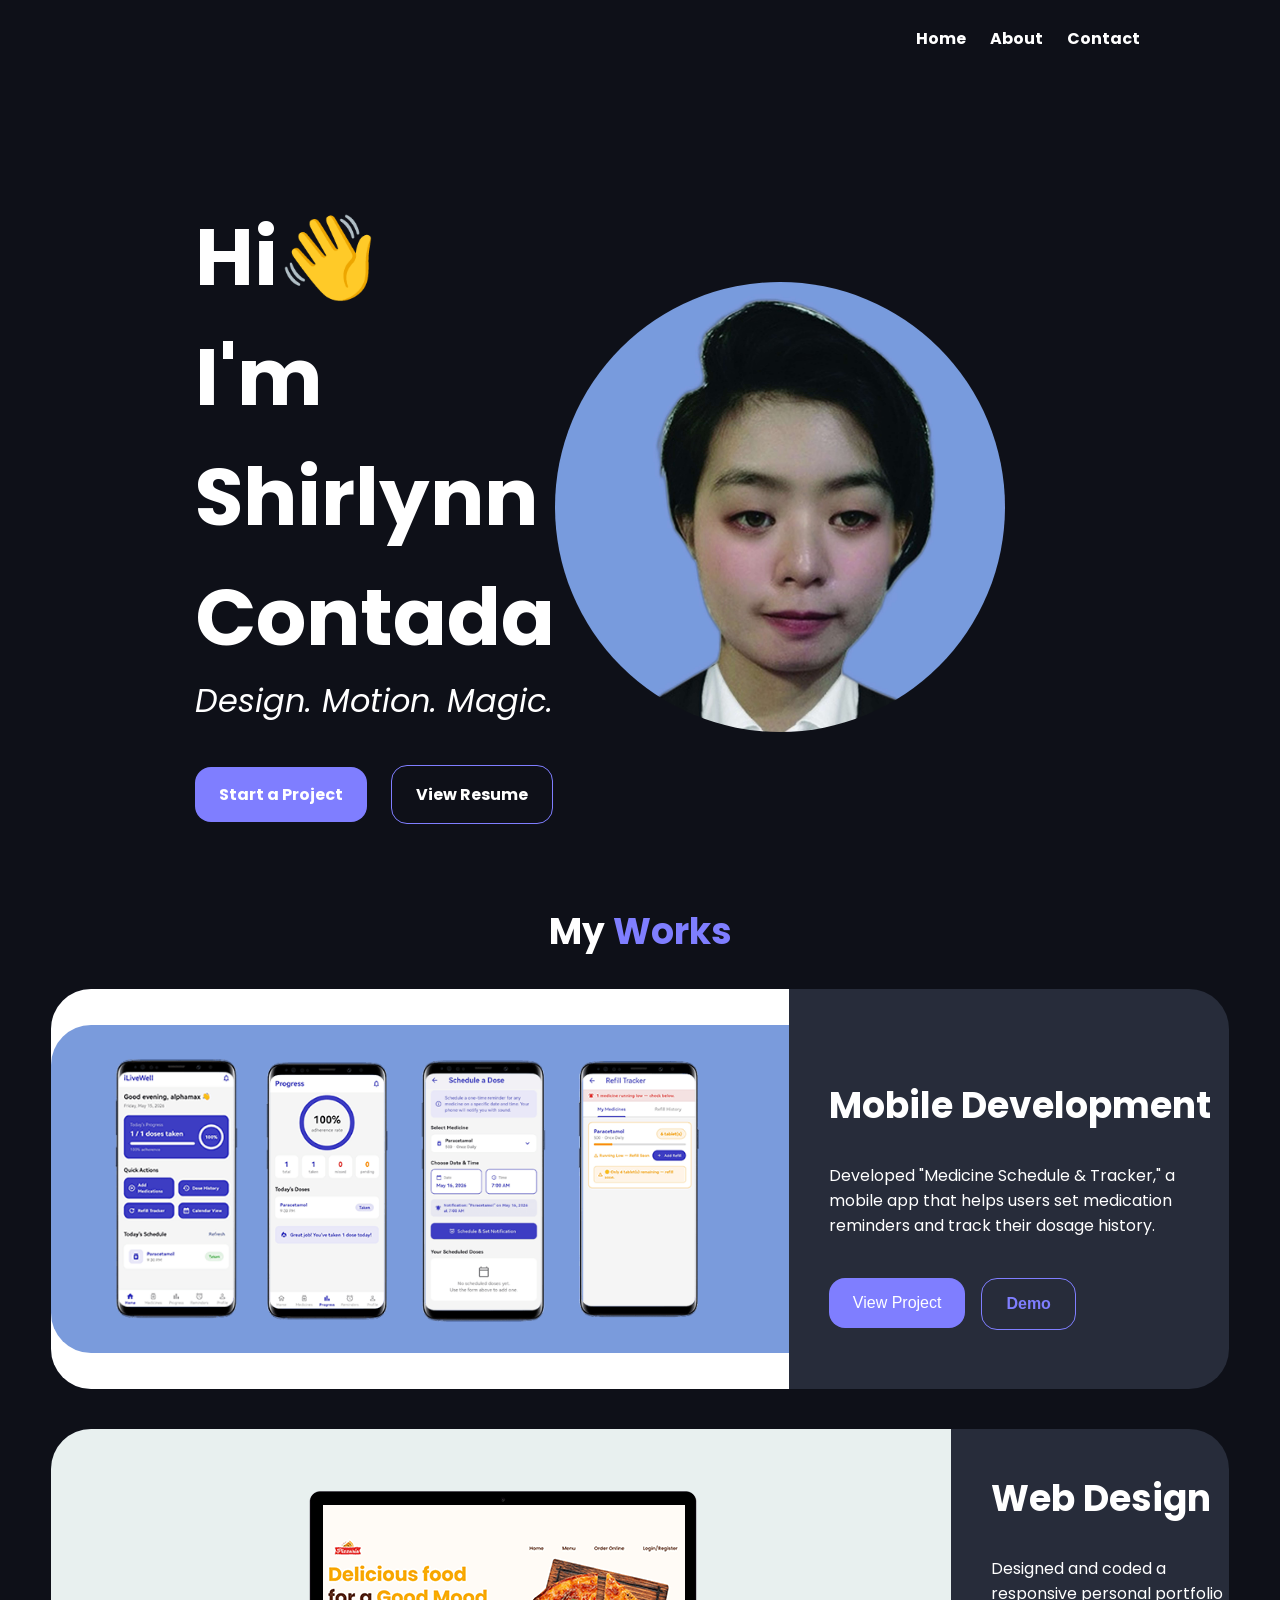
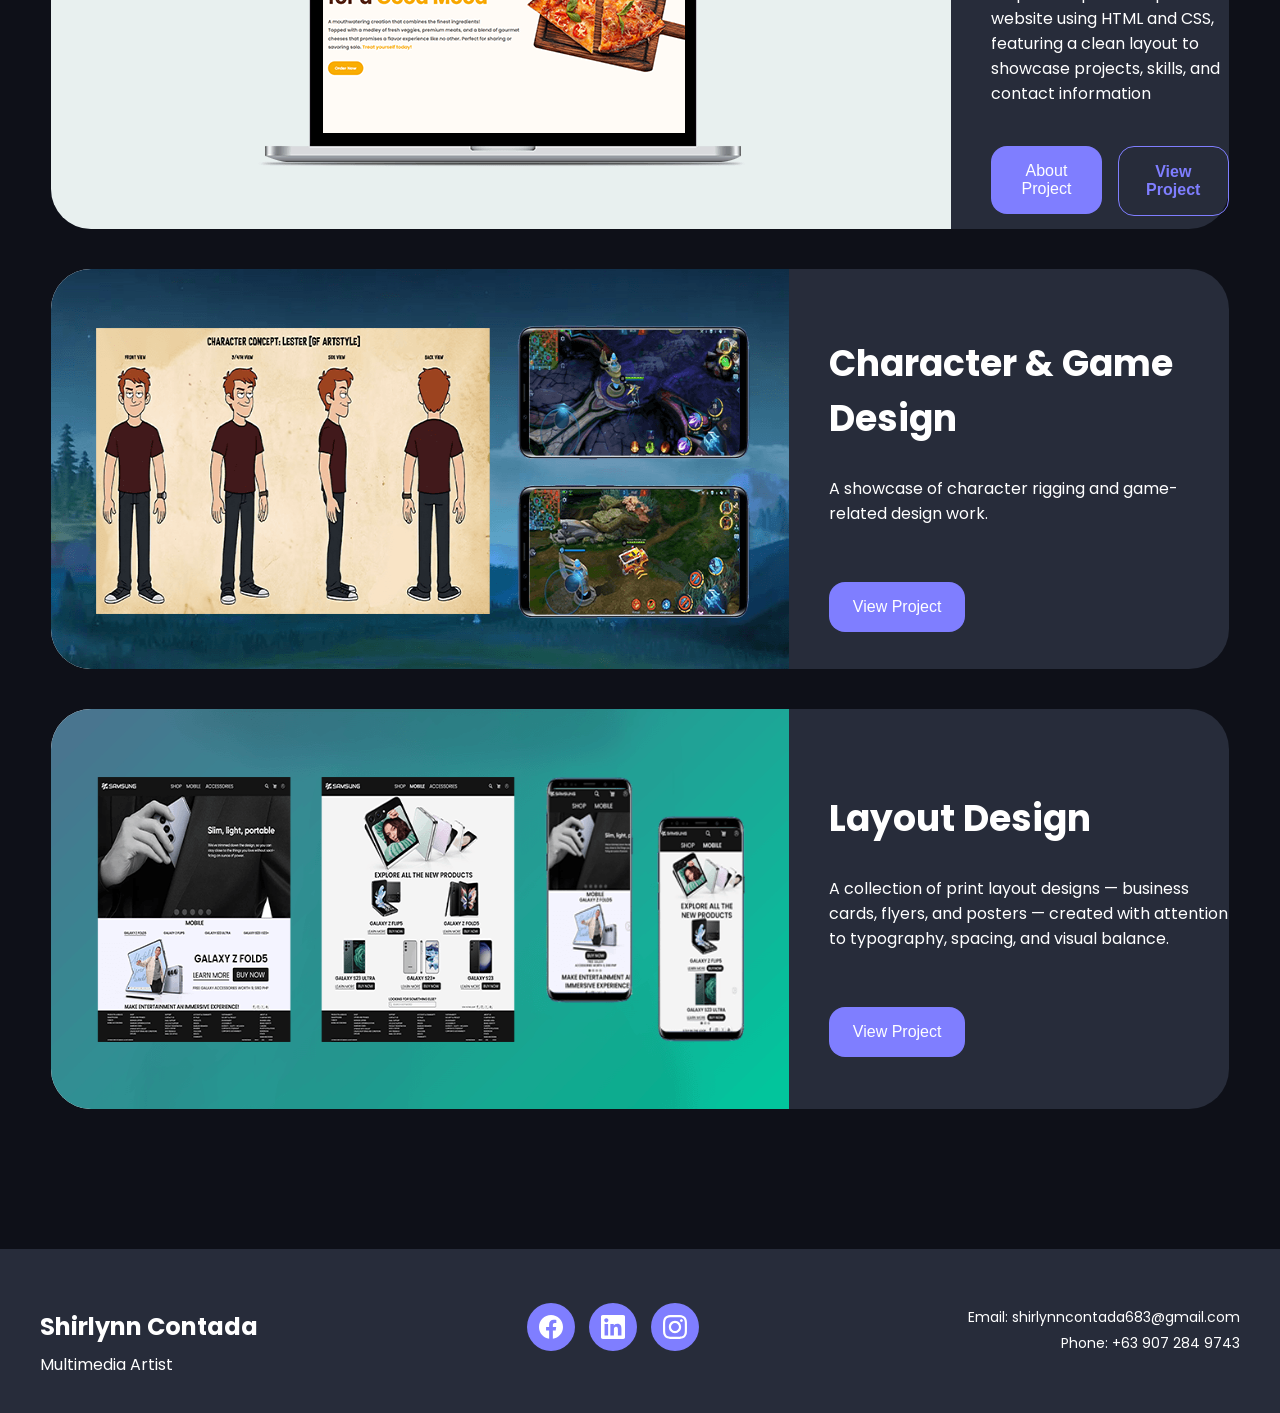
<file: index.html>
<!DOCTYPE html>
<html lang="en">
  <head>
    <meta charset="UTF-8" />
    <meta name="viewport" content="width=device-width, initial-scale=1.0" />
    <meta name="description" content="Shirlynn Contada — Multimedia Artist portfolio featuring mobile app development, web design, character & game design, and print layout work." />
    <meta property="og:title" content="Shirlynn Contada — Portfolio" />
    <meta property="og:description" content="Multimedia Artist portfolio featuring mobile app development, web design, character & game design, and print layout work." />
    <meta property="og:image" content="Assets/id_photo_30.44cm_7a9bdc.jpg" />
    <meta property="og:type" content="website" />
	  <link href="Assets/favicon.png" rel="shortcut icon"/>
    <title>Shirlynn Contada — Portfolio</title>
    <link rel="stylesheet" href="styles.css" />
    <link
      rel="stylesheet"
      href="https://fonts.googleapis.com/css?family=Poppins:400,700&display=swap"
    />
  </head>
  <body>
    <nav>
      <ul>
        <li><a href="#Home">Home</a></li>
        <li><a href="About-Me.html">About</a></li>
        <li><a href="contact.html">Contact</a></li>
      </ul>
    </nav>
    <div class="header-container">
      <div class="text-container">
        <h1>Hi👋</h1>
        <h2>I'm Shirlynn Contada</h2>
        <p>Design. Motion. Magic.</p>
        <div class="button-container">
          <div><a href="#"class="start-project-btn">Start a Project</a></div>
          <div><a class="view-resume-btn" href="https://drive.google.com/file/d/1Bqo8zhx9ot5y_7irp8OkVXFA_x4LDYqI/view?usp=sharing" target="_blank">View Resume</a></div>
        </div>
      </div>
      <div class="image-container">
        <img class="circle-image" src="Assets/id_photo_30.44cm_7a9bdc.jpg" alt="Portrait of Shirlynn Contada" />
      </div>
    </div>

    <section class="my-works">
      <div>
        <h1>My <span class="highlight">Works</span></h1>
      </div>
      <div class="portfolio-container">
        <div class="portfolio-image-container">
          <img class="sample" src="Assets/mb.png" alt="Medicine Schedule and Tracker mobile app screens" />
        </div>
        <div class="portfolio-text-container">
          <h1>Mobile Development</h1>
          <p>
            Developed "Medicine Schedule & Tracker," a mobile app that helps users set 
            medication reminders and track their dosage history.
          </p>
          <div class="btn-group">
            <a href="https://drive.google.com/file/d/18wLi2w79XmQj59EPmDablpcHYyC6p4j_/view?usp=sharing" target="_blank">
              <button class="view-project-btn">View Project</button>
            </a>
            <a href="https://drive.google.com/drive/folders/16_g_cOpP0Crbtm2hhT0RyYLy7d_DCAD7?usp=sharing" target="_blank">
              <button class="drive-btn">Demo</button>
            </a>
          </div>
        </div>
      </div>
      <div class="portfolio-container">
        <img class="portfolio-image-container" src="Assets/quadweb.png" alt="Responsive personal portfolio web design preview" />
        <div class="portfolio-text-container">
          <h1>Web Design</h1>
          <p>Designed and coded a responsive personal portfolio website using HTML and CSS, featuring a clean layout to showcase projects, skills, and contact information</p>
          <div class="btn-group">
            <a href="https://drive.google.com/file/d/1dr1S0gni9NRY0C0hikrrE48Gv1UHt706/view?usp=sharing" target="_blank">
              <button class="view-project-btn">About Project</button>
            </a>
            <a href="https://drive.google.com/drive/folders/1Du9_Nhkys18lclBSU18OFxvRvkijJcAt?usp=sharing" target="_blank">
              <button class="drive-btn">View Project</button>
            </a>
          </div>
        </div>
      </div>
      <div class="portfolio-container">
        <div class="portfolio-image-container">
          <img class="portfolio-image-container" src="Assets/mm.png" alt="Character rigging and game design showcase" />
        </div>
        <div class="portfolio-text-container">
          <h1>Character & Game Design</h1>
          <p>A showcase of character rigging and game-related design work.</p>
          <a href="https://drive.google.com/file/d/10UczU9cTG35XnCA5Krkbezks9tT-rwiG/view?usp=sharing" target="_blank">
          <button class="view-project-btn">View Project</button>
          </a>
        </div>
      </div>
            <div class="portfolio-container">
        <div class="portfolio-image-container">
          <img class="portfolio-image-container" src="Assets/layout.png" alt="Print layout designs including business cards, flyers, and posters" />
        </div>
        <div class="portfolio-text-container">
          <h1>Layout Design</h1>
          <p>A collection of print layout designs — business cards, flyers, and posters — created with attention to typography, spacing, and visual balance.</p>
          <a href="https://drive.google.com/file/d/1ZkHACCgRJqUocCGqabyDkDYiHVRzXAqR/view?usp=sharing" target="_blank">        
          <button class="view-project-btn">View Project</button>
          </a> 
        </div>
      </div>
    </section>
    <footer>
      <div class="footer-content">
        <div class="name">
          <h3>Shirlynn Contada</h3>
          <p>Multimedia Artist</p>
        </div>
        <div class="social-icons">
          <a href="#" target="_blank"
            ><img src="Assets/fb-icon.svg" alt="Facebook"
          /></a>
          <a href="#" target="_blank"
            ><img src="Assets/ln-icon.svg" alt="LinkedIn"
          /></a>
          <a href="#" target="_blank"
            ><img src="Assets/ig-icon.svg" alt="Instagram"
          /></a>
        </div>
        <div class="contact-info">
          <div class="email">Email: shirlynncontada683@gmail.com</div>
          <div class="phone">Phone: +63 907 284 9743</div>
        </div>
      </div>
    </footer>
    <button id="scrollToTopBtn" title="Go to top">↑</button>

<script>
  const scrollToTopBtn = document.getElementById("scrollToTopBtn");

  window.addEventListener("scroll", () => {
    scrollToTopBtn.style.display = window.scrollY > 300 ? "block" : "none";
  });

  scrollToTopBtn.addEventListener("click", () => {
    window.scrollTo({
      top: 0,
      behavior: "smooth"
    });
  });
</script>

  </body>
</html>
</file>
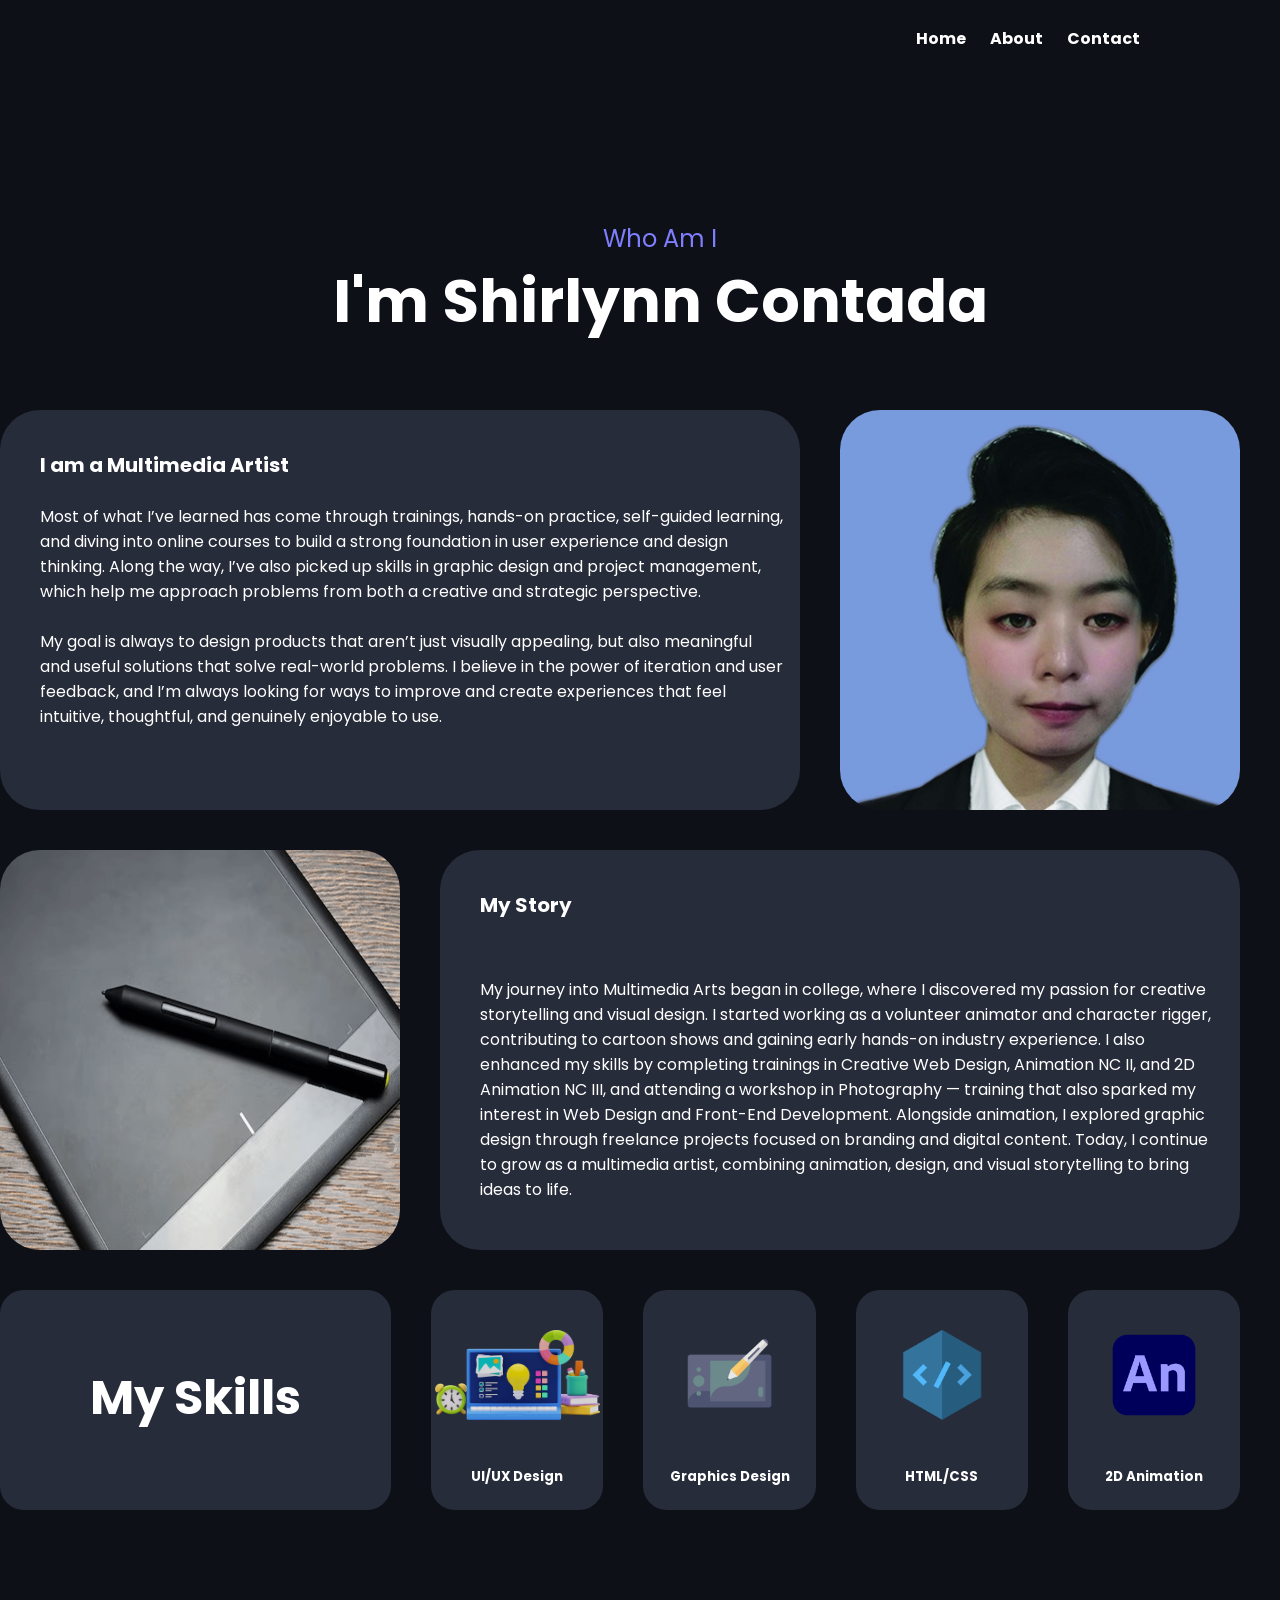
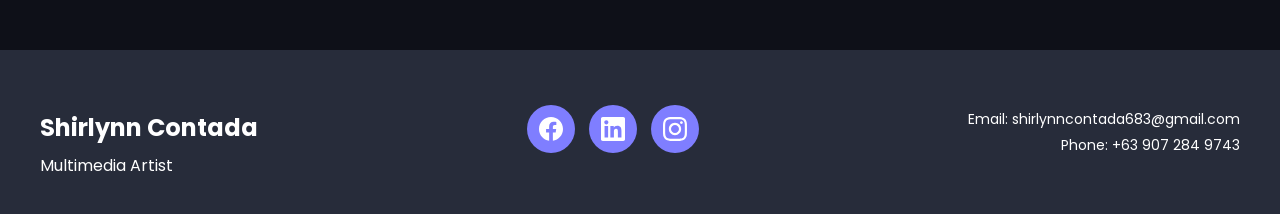
<file: About-Me.html>
<!DOCTYPE html>
<html lang="en">
  <head>
    <meta charset="UTF-8" />
    <meta name="viewport" content="width=device-width, initial-scale=1.0" />
    <link href="Assets/favicon.png" rel="shortcut icon"/>
    <title>About Me</title>
    <link rel="stylesheet" href="styles.css" />
    <link
      rel="stylesheet"
      href="https://fonts.googleapis.com/css?family=Poppins:400,700&display=swap"
    />
  </head>
  <body>
    <nav>
      <ul>
        <li><a href="index.html">Home</a></li>
        <li><a href="About-Me.html">About</a></li>
        <li><a href="#">Contact</a></li>
      </ul>
    </nav>
    <div class="header-container">
      <div class="header-text">
        <p>Who Am I</p>
        <h1 class="about-text">I'm Shirlynn Contada</h1>
      </div>
    </div>
    <section>
      <div class="intro-container">
        <div class="intro-text">
          <h2>I am a Multimedia Artist</h2>
          <p> 
            Most of what I’ve learned has come through trainings, hands-on practice, self-guided learning, and diving 
            into online courses to build a strong foundation in user experience and design thinking. Along the 
            way, I’ve also picked up skills in graphic design and project management, which help me approach 
            problems from both a creative and strategic perspective.<br><br>
            My goal is always to design products that aren’t just visually appealing, but also meaningful 
            and useful solutions that solve real-world problems. I believe in the power of iteration and 
            user feedback, and I’m always looking for ways to improve and create experiences that feel intuitive, 
            thoughtful, and genuinely enjoyable to use.
          </p>
        </div>
        <img class="about-image" src="Assets\id_photo_30.44cm_7a9bdc.jpg" />
      </div>
      <div class="intro-container">
        <img class="about-image" src="Assets\proto.png" />
        <div class="intro-text">
          <h2>My Story</h2><br>
          <p>
            My journey into Multimedia Arts began in college, where I discovered my passion for creative 
            storytelling and visual design. I started working as a volunteer animator and character rigger, contributing to cartoon shows and gaining early hands-on 
            industry experience. I also enhanced my skills by completing trainings in Creative Web Design, 
            Animation NC II, and 2D Animation NC III, and attending a workshop in Photography — training that also sparked my interest in Web Design and Front-End Development. Alongside animation, I 
            explored graphic design through freelance projects focused on branding and digital content. 
            Today, I continue to grow as a multimedia artist, combining animation, design, and visual 
            storytelling to bring ideas to life.
          </p>
        </div>
      </div>
      </div>
      <div class="skills-container">
 
        <div class="skills-box-main">
		  <h3 class="h3-skills">My Skills</h3>
		  </div>
        <div class="skills-box">
			<img src="Assets/ui_icon.png" class="skills-icon">
			<h5 class="skills-text">UI/UX Design</h5>
		  </div>
        <div class="skills-box">
			<img src="Assets/bd_icon.png" class="skills-icon">
			<h5 class="skills-text">Graphics Design</h5>
		  </div>
		<div class="skills-box">
			<img src="Assets/coding.png" class="skills-icon">
			<h5 class="skills-text">HTML/CSS</h5>
		  </div>
      <div class="skills-box">
        <img src="Assets/adobe-animate-logo.png" class="skills-icon">
        <h5 class="skills-text">2D Animation</h5>
        </div>
      </div>
    </section>
	  <footer>
	   <div class="footer-content">
        <div class="name">
          <h3>Shirlynn Contada</h3>
          <p>Multimedia Artist</p>
        </div>
        <div class="social-icons">
          <a href="#" target="_blank"
            ><img src="Assets\fb-icon.svg" alt="Facebook"
          /></a>
          <a href="#" target="_blank"
            ><img src="Assets\ln-icon.svg" alt="LinkedIn"
          /></a>
          <a href="#" target="_blank"
            ><img src="Assets\ig-icon.svg" alt="Instagram"
          /></a>
        </div>
        <div class="contact-info">
          <div class="email">Email: shirlynncontada683@gmail.com</div>
          <div class="phone">Phone: +63 907 284 9743</div>
        </div>
      </div>
    </footer>
    <button id="scrollToTopBtn" title="Go to top">↑</button>

<script>
  const scrollToTopBtn = document.getElementById("scrollToTopBtn");

  window.addEventListener("scroll", () => {
    scrollToTopBtn.style.display = window.scrollY > 300 ? "block" : "none";
  });

  scrollToTopBtn.addEventListener("click", () => {
    window.scrollTo({
      top: 0,
      behavior: "smooth"
    });
  });
</script>

  </body>
</html>
</file>
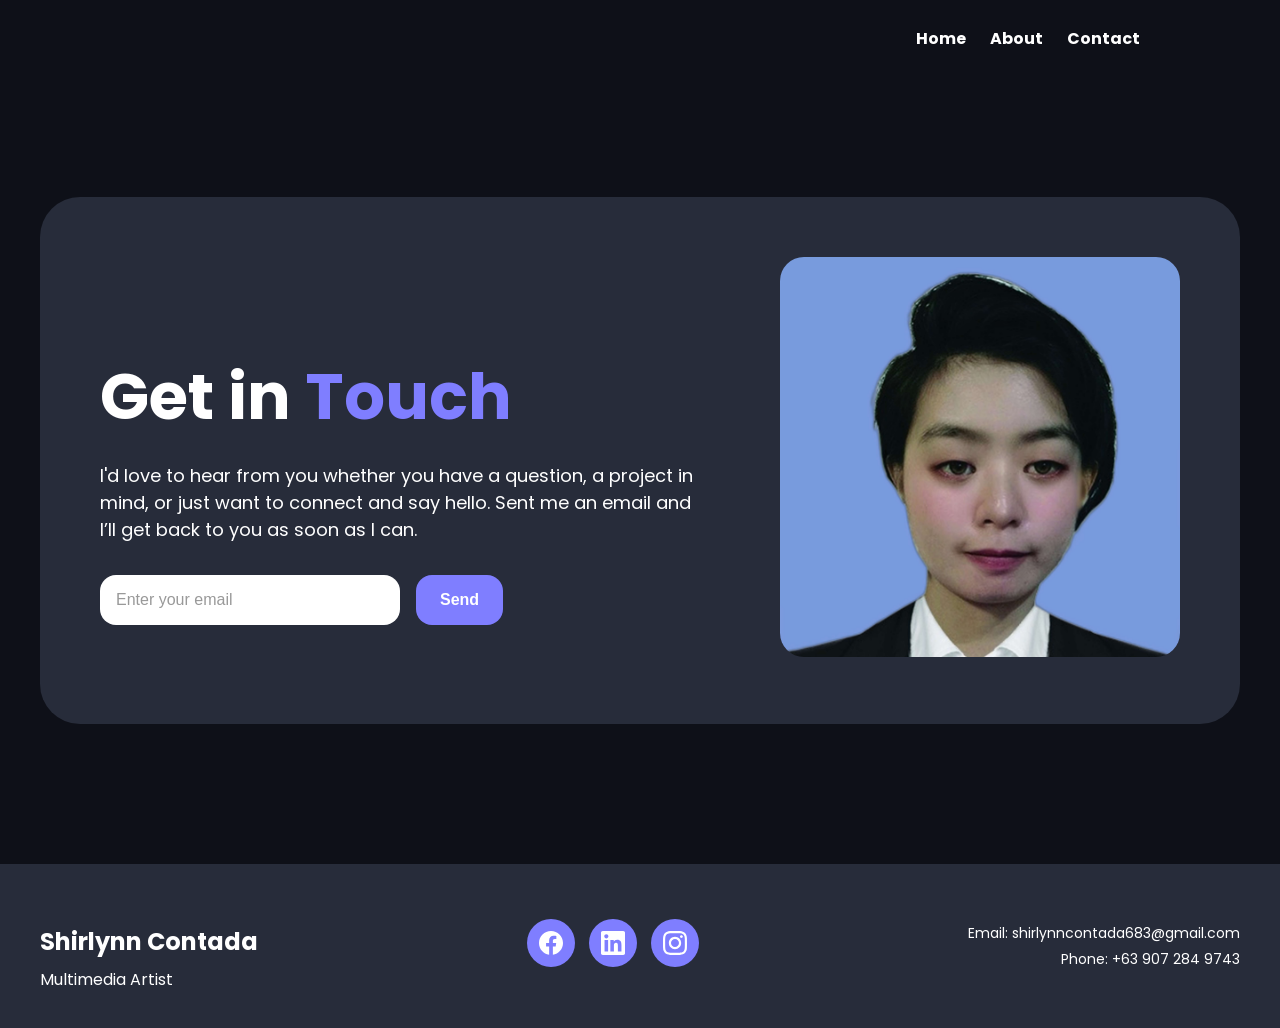
<file: contact.html>
<!DOCTYPE html>
<html lang="en">
  <head>
    <meta charset="UTF-8" />
    <meta name="viewport" content="width=device-width, initial-scale=1.0" />
    <link href="Assets/favicon.png" rel="shortcut icon"/>
    <title>Contact</title>
    <link rel="stylesheet" href="styles.css" />
    <link
      rel="stylesheet"
      href="https://fonts.googleapis.com/css?family=Poppins:400,700&display=swap"
    />
  </head>
  <body>
    <nav>
      <ul>
        <li><a href="index.html">Home</a></li>
        <li><a href="About-Me.html">About</a></li>
        <li><a href="contact.html">Contact</a></li>
      </ul>
    </nav>

    <section class="contact-section">
      <div class="contact-container">
        <div class="contact-text">
          <h1>Get in <span class="highlight">Touch</span></h1>
          <p>I'd love to hear from you whether you have a question, a project in mind, or just want to connect 
            and say hello. Sent me an email and I’ll get back to you as soon as I can.</p>
          <form class="contact-form">
            <input
              type="email"
              placeholder="Enter your email"
              class="email-input"
              required
            />
            <button type="submit" class="start-project-btn">Send</button>
          </form>
        </div>
        <div class="contact-image">
          <img src="Assets/id_photo_30.44cm_7a9bdc.jpg" alt="Contact Illustration" />
        </div>
      </div>
    </section>

    <footer>
      <div class="footer-content">
        <div class="name">
          <h3>Shirlynn Contada</h3>
          <p>Multimedia Artist</p>
        </div>
        <div class="social-icons">
          <a href="#" target="_blank"><img src="Assets/fb-icon.svg" alt="Facebook" /></a>
          <a href="#" target="_blank"><img src="Assets/ln-icon.svg" alt="LinkedIn" /></a>
          <a href="#" target="_blank"><img src="Assets/ig-icon.svg" alt="Instagram" /></a>
        </div>
        <div class="contact-info">
          <div class="email">Email: shirlynncontada683@gmail.com</div>
          <div class="phone">Phone: +63 907 284 9743</div>
        </div>
      </div>
    </footer>
    <button id="scrollToTopBtn" title="Go to top">↑</button>

    <script>
        const scrollToTopBtn = document.getElementById("scrollToTopBtn");
      
        window.addEventListener("scroll", () => {
          scrollToTopBtn.style.display = window.scrollY > 300 ? "block" : "none";
        });
      
        scrollToTopBtn.addEventListener("click", () => {
          window.scrollTo({
            top: 0,
            behavior: "smooth"
          });
        });
      </script>
  </body>
</html>
</file>
<file: styles.css>
body {
  margin: 0;
  font-family: poppins;
  background-color: #0e1018;
}

nav {
  display: flex;
  justify-content: flex-end;
  background-color: #0e1018;
  padding: 10px 20px;
}

nav ul {
  list-style: none;
  margin-right: 120px;
  padding: 0;
}
nav li {
  display: inline-block;
  margin-left: 20px;
}
nav li a {
  text-decoration: none;
  color: white;
  font-size: 16px;
  font-weight: bold;
}

.header-container {
  display: flex;
  margin: 120px 80px 24px 120px;
  text-align: left;
  justify-content: center;
  align-items: center;
  color: white;
}
.header-text {
  text-align: center;
}
.header-text h1 {
  text-align: center;
  font-size: 60px;
  margin-top: 0px;
}
.header-text p {
  text-align: center;
  font-size: 24px;
  margin-bottom: 0px;
  color: #7f7eff;
}
.text-container {
  max-width: 1140px;
  display: flex;
  width: 80%;
  margin-right: auto;
  margin-left: auto;
  flex-direction: column;
}
.text-container h1 {
  color: white;
  font-size: 80px;
  margin: 0 0 0 80px;
}
.text-container h2 {
  font-size: 80px;
  font-weight: bold;
  color: white;
  margin: 0 0 0 80px;
}
.text-container p {
  font-size: 32px;
  color: white;
  margin: 0 0 0 80px;
  font-style: italic;
}
.image-container {
  justify-content: right;
}
.circle-image {
  border-radius: 400px;
  max-height: 450px;
  max-width: 450px;
  margin-right: 200px;
}
.button-container {
  display: flex;
  align-items: center; 
  margin: 40px 0 0 80px;
}

.start-project-btn {
  background-color: #7f7eff;
  color: white;
  padding: 16px 24px;
  font-size: 16px;
  border: none;
  border-radius: 16px;
  cursor: pointer;
  font-weight: bold;
  margin-right: 24px;
  text-decoration: none;
}

.start-project-btn:hover {
  background-color: white;
  color: #7f7eff;
}

.view-resume-btn {
  display: inline-block; 
  background-color: #0e1018;
  border: 1px solid #7f7eff;
  color: white;
  padding: 16px 24px;
  font-size: 16px;
  border-radius: 16px;
  cursor: pointer;
  font-weight: bold;
  text-decoration: none;
}

.view-resume-btn:hover {
  background-color: white;
  color: #7f7eff;
}
.highlight {
  color: #7f7eff;
}
.my-works {
  text-align: center;
  color: white;
  font-size: 24px;
  margin: 80px 0 24px 0;
}
.portfolio-container {
  display: flex;
  justify-content: left;
  align-items: center;
  background-color: #272c3a;
  height: 400px;
  width: 1400px;
  border-radius: 40px;
  margin: 0 auto;
  margin-bottom: 40px;
}
.portfolio-image-container {
  display: flex;
  justify-content: flex-start;
  align-items: center;
  background-color: white;
  height: 400px;
  width: 900px;
  border-top-left-radius: 40px;
  border-bottom-left-radius: 40px;
}
.sample {
  border-top-left-radius: 40px;
  border-bottom-left-radius: 40px;
}
.quadweb {
  border-top-left-radius: 40px;
  border-bottom-left-radius: 40px;
}
.portfolio-text-container {
  text-align: left;
  margin-left: 40px;
  max-width: 400px;
}
.portfolio-text-container p {
  font-size: 16px;
}
.view-project-btn {
  background-color: #7f7eff;
  color: white;
  padding: 16px 24px;
  font-size: 16px;
  border: none;
  border-radius: 16px;
  cursor: pointer;
  font-style: bold;
  margin-top: 40px;
}

.intro-container {
  display: flex;
  justify-content: center;
  margin-bottom: 40px;
}


.intro-text {
  background-color: #272c3a;
  width: 800px;
  height: 400px;
  border-radius: 40px;
  margin-right: 40px;
}
.intro-text:hover {
  background-color: #3e4458;
}
.intro-text2 {
  background-color: #272c3a;
  width: 800px;
  height: 600px;
  border-radius: 40px;
  margin-right: 40px;
}
.intro-image {
  background-color: white;
  width: 400px;
  height: 400px;
  border-radius: 40px;
}
.intro-image-2 {
  background-color: white;
  width: 400px;
  height: 400px;
  border-radius: 40px;
  margin-right: 40px;
}
footer {
  background-color: #272c3a;
  padding: 20px;
  text-align: center;
  margin-top: 140px;
}

.footer-content {
  display: flex;
  align-items: center;
  justify-content: space-between;
  max-width: 1200px;
  margin: 0 auto;
}

.name {
  text-align: left;
  color: white;
  margin-top: 16px;
}
.name h3 {
  font-size: 24px;
  font-weight: bold;
  margin-bottom: 4px;
}
.name p {
  font-size: 16px;
  margin-top: 8px;
}

.social-icons img {
  width: 48px;
  height: 48px;
  margin: 0 5px;
}

.contact-info {
  text-align: right;
  font-size: 14px;
  color: white;
}

.email,
.phone {
  margin: 5px 0;
}

.intro-text h2 {
  color: white;
  font-size: 20px;
  margin: 40px 16px 8px 40px;
}
.intro-text p {
  color: white;
  font-size: 16px;
  margin: 24px 16px 8px 40px;
}
.about-image {
  border-radius: 40px;
  width: 400px;
  height: 400px;
  margin-right: 40px;
}

.skills-container {
  display: flex;
  justify-content: center;
  max-width: 1300px; 
margin:0 auto;
}

.skills-box-main {
	width: 500px;
  height: 220px;
  background-color: #272c3a;
	margin-right: 40px;
  text-align: center;
  border-radius: 24px;
}
.skills-box-main:hover {
  background-color: #3e4458;
}
.skills-box {
  width: 220px; 
  height: 220px; 
  background-color: #272c3a;
	margin-right: 40px;
  text-align: center;
  border-radius: 24px;
}
.skills-box:hover {
  background-color: #3e4458;
}
.h3-skills {
	color:white;
	font-size: 48px;
	margin-top: 72px;
}
.skills-text {
	color:white;
	margin-top:40px;
}
.skills-icon {
	margin-top: 40px;
	height:90px;
	width:auto;
}

#scrollToTopBtn {
  position: fixed;
  bottom: 40px;
  right: 40px;
  z-index: 1000;
  font-size: 20px;
  background-color: #7f7eff;
  color: white;
  border: none;
  border-radius: 50%;
  width: 50px;
  height: 50px;
  cursor: pointer;
  display: none;
  box-shadow: 0 4px 10px rgba(0,0,0,0.4);
  transition: background-color 0.3s ease, transform 0.2s ease;
}

#scrollToTopBtn:hover {
  background-color: white;
  color: #7f7eff;
  transform: scale(1.1);
}

.contact-section {
  margin: 120px auto;
  max-width: 1200px;
  color: white;
}

.contact-container {
  display: flex;
  justify-content: space-between;
  align-items: center;
  background-color: #272c3a;
  padding: 60px;
  border-radius: 40px;
}

.contact-text {
  max-width: 600px;
}

.contact-text h1 {
  font-size: 64px;
  margin-bottom: 16px;
}

.contact-text p {
  font-size: 18px;
  margin-bottom: 32px;
}

.contact-form {
  display: flex;
  gap: 16px;
  flex-wrap: wrap;
}

.email-input {
  padding: 16px;
  border-radius: 16px;
  border: none;
  font-size: 16px;
  width: 300px;
  background-color: white;
  color: #0e1018;
}

.email-input::placeholder {
  color: #999;
}

.contact-image img {
  max-width: 400px;
  height: auto;
  border-radius: 24px;
}

@keyframes fadeIn {
  from {
    opacity: 0;
    transform: translateY(20px);
  }
  to {
    opacity: 1;
    transform: translateY(0);
  }
}

.header-text,
.contact-text h1,
.text-container h1,
.text-container h2,
.text-container p {
  animation: fadeIn 1s ease-in-out;
}

@keyframes fadeIn {
  from {
    opacity: 0;
    transform: translateY(20px);
  }
  to {
    opacity: 1;
    transform: translateY(0);
  }
}

.header-text,
.contact-text h1,
.text-container h1,
.text-container h2,
.text-container p {
  animation: fadeIn 1s ease-in-out;
}

.skills-box-main,
.skills-box {
  animation: fadeIn 1s ease-in-out;
}

@keyframes fadeIn {
  from {
    opacity: 0;
    transform: translateY(20px);
  }
  to {
    opacity: 1;
    transform: translateY(0);
  }
}

.portfolio-container:hover {
  background-color: #3e4458;
  transform: scale(0.95); 
  transition: background-color 0.3s ease, transform 0.3s ease; 
}

.portfolio-container {
  transition: transform 0.3s ease; 
}

.view-project-btn {
  background-color: #7f7eff;
  color: white;
  padding: 16px 24px;
  font-size: 16px;
  border: none;
  border-radius: 16px;
  cursor: pointer;
  font-style: bold;
  margin-top: 40px;
  transition: background-color 0.3s ease; 
}

.view-project-btn:hover {
  background-color: white;
  color: #7f7eff;
}

.btn-group {
  display: flex;
  gap: 16px;
  margin-top: 40px;
}

.btn-group .view-project-btn,
.btn-group .drive-btn {
  margin-top: 0;
}

.drive-btn {
  background-color: transparent;
  color: #7f7eff;
  padding: 16px 24px;
  font-size: 16px;
  border: 1px solid #7f7eff;
  border-radius: 16px;
  cursor: pointer;
  font-weight: bold;
  transition: background-color 0.3s ease, color 0.3s ease;
}

.drive-btn:hover {
  background-color: #7f7eff;
  color: white;
}

@keyframes fadeInFooter {
  from {
    opacity: 0;
    transform: translateY(20px);
  }
  to {
    opacity: 1;
    transform: translateY(0);
  }
}

.footer-content {
  display: flex;
  align-items: center;
  justify-content: space-between;
  max-width: 1200px;
  margin: 0 auto;
  animation: fadeInFooter 1s ease-in-out;
}


* {
  box-sizing: border-box;
}

img {
  max-width: 100%;
}

body {
  overflow-x: hidden;
}

@media (max-width: 1500px) {
  .portfolio-container {
    width: 92%;
  }
}


@media (max-width: 1024px) {
  nav {
    padding: 16px 20px;
  }
  nav ul {
    margin-right: 0;
  }

  .header-container {
    flex-wrap: wrap;
    justify-content: center;
    margin: 100px 40px 24px 40px;
    text-align: center;
  }

  .text-container {
    width: 100%;
    align-items: center;
    text-align: center;
  }
  .text-container h1,
  .text-container h2,
  .text-container p {
    margin-left: 0;
    text-align: center;
  }
  .text-container h1,
  .text-container h2 {
    font-size: 56px;
  }
  .text-container p {
    font-size: 22px;
  }

  .button-container {
    margin: 32px 0 0 0;
    justify-content: center;
    flex-wrap: wrap;
    row-gap: 16px;
  }

  .image-container {
    display: flex;
    justify-content: center;
    width: 100%;
    margin-top: 40px;
  }
  .circle-image {
    margin-right: 0;
    max-width: 320px;
    max-height: 320px;
  }

  .my-works {
    margin: 60px 20px 24px 20px;
  }

  .portfolio-container {
    width: 92%;
    height: auto;
    flex-wrap: wrap;
    padding: 24px;
  }
  .portfolio-image-container {
    width: 100%;
    height: 280px;
    border-radius: 24px;
  }
  .sample,
  img.portfolio-image-container,
  .portfolio-cover-img {
    width: 100%;
    height: 100%;
    object-fit: cover;
    border-radius: 24px;
  }
  .portfolio-text-container {
    margin-left: 0;
    margin-top: 24px;
    max-width: 100%;
    padding: 0 8px 8px 8px;
  }

  .header-text h1.about-text,
  .header-text h1 {
    font-size: 44px;
  }

  .intro-container {
    flex-wrap: wrap;
    justify-content: center;
    margin-bottom: 24px;
  }
  .intro-text,
  .intro-text2 {
    width: 90%;
    height: auto;
    min-height: 320px;
    margin-right: 0;
    margin-bottom: 24px;
    padding-bottom: 24px;
  }
  .about-image {
    width: 90%;
    max-width: 400px;
    height: auto;
    aspect-ratio: 1 / 1;
    object-fit: cover;
    margin-right: 0;
    margin-bottom: 24px;
  }

  .skills-container {
    flex-wrap: wrap;
    justify-content: center;
    row-gap: 20px;
    padding: 0 20px;
  }
  .skills-box-main,
  .skills-box {
    width: 45%;
    margin-right: 0;
  }

  .contact-section {
    margin: 100px 20px;
  }
  .contact-container {
    flex-direction: column;
    padding: 40px;
    text-align: center;
  }
  .contact-text {
    max-width: 100%;
  }
  .contact-form {
    justify-content: center;
  }
  .contact-image {
    margin-top: 32px;
  }
  .contact-image img {
    max-width: 300px;
  }

  .footer-content {
    max-width: 90%;
  }
}

@media (max-width: 640px) {
  nav {
    justify-content: center;
  }
  nav ul {
    text-align: center;
  }
  nav li {
    margin: 0 10px;
  }
  nav li a {
    font-size: 14px;
  }

  .header-container {
    margin-top: 110px;
  }
  .text-container h1,
  .text-container h2 {
    font-size: 36px;
  }
  .text-container p {
    font-size: 16px;
  }
  .start-project-btn,
  .view-resume-btn {
    padding: 12px 18px;
    font-size: 14px;
  }
  .circle-image {
    max-width: 220px;
    max-height: 220px;
  }

  .my-works h1 {
    font-size: 28px;
  }

  .portfolio-container {
    width: 94%;
  }
  .portfolio-image-container {
    height: 200px;
  }
  .portfolio-text-container h1 {
    font-size: 22px;
  }
  .portfolio-text-container p {
    font-size: 14px;
  }
  .btn-group {
    flex-wrap: wrap;
    gap: 12px;
  }
  .btn-group .view-project-btn,
  .btn-group .drive-btn,
  .view-project-btn {
    width: 100%;
    text-align: center;
  }

  .header-text p {
    font-size: 18px;
  }
  .header-text h1,
  .header-text h1.about-text {
    font-size: 32px;
  }

  .intro-text h2 {
    font-size: 18px;
    margin: 24px 16px 8px 16px;
  }
  .intro-text p {
    font-size: 14px;
    margin: 16px 16px 8px 16px;
  }

  .skills-box-main,
  .skills-box {
    width: 100%;
  }
  .h3-skills {
    font-size: 32px;
    margin-top: 40px;
  }
  .skills-text {
    margin-top: 20px;
  }
  .skills-icon {
    margin-top: 24px;
    height: 64px;
  }

  .contact-text h1 {
    font-size: 32px;
  }
  .contact-text p {
    font-size: 15px;
  }
  .contact-form {
    flex-direction: column;
    width: 100%;
  }
  .email-input {
    width: 100%;
  }

  .footer-content {
    flex-direction: column;
    gap: 16px;
    text-align: center;
  }
  .name,
  .contact-info {
    text-align: center;
  }
  .social-icons img {
    width: 40px;
    height: 40px;
  }

  #scrollToTopBtn {
    bottom: 20px;
    right: 20px;
    width: 44px;
    height: 44px;
  }
}
</file>
